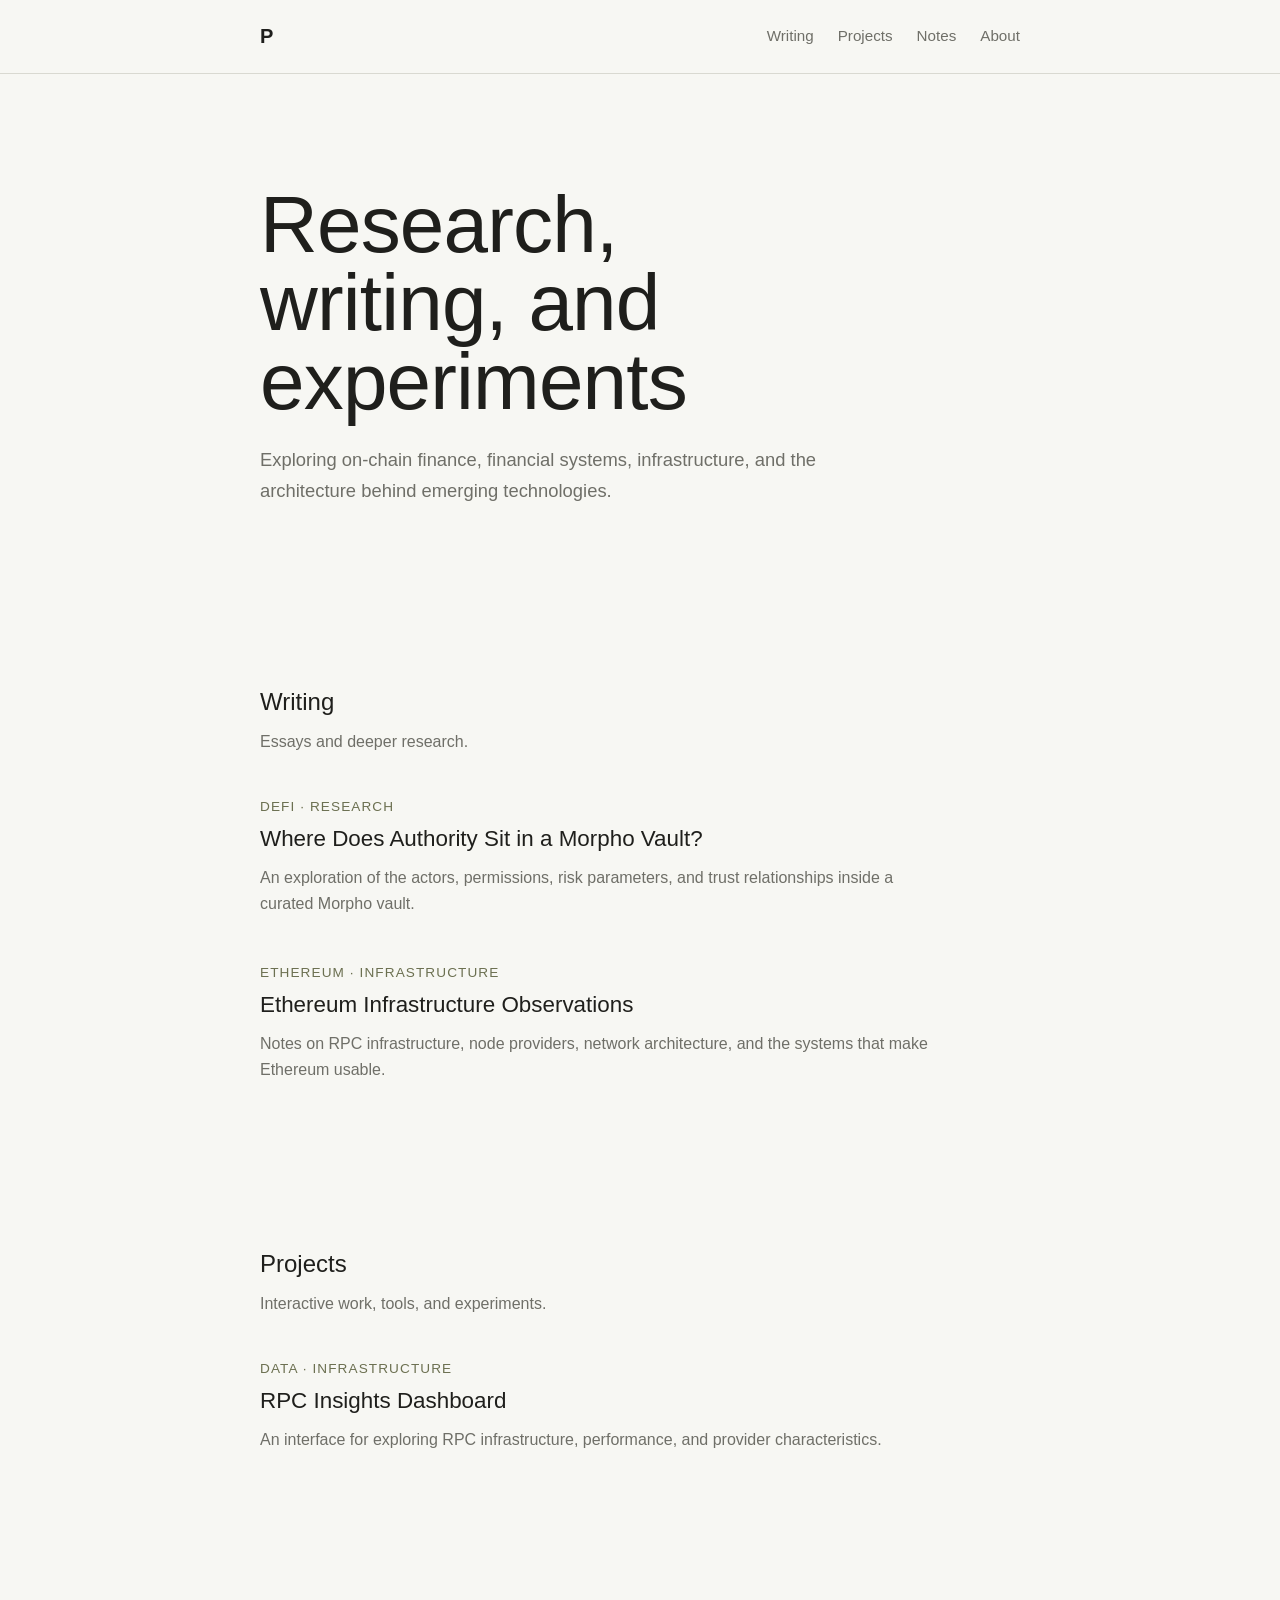
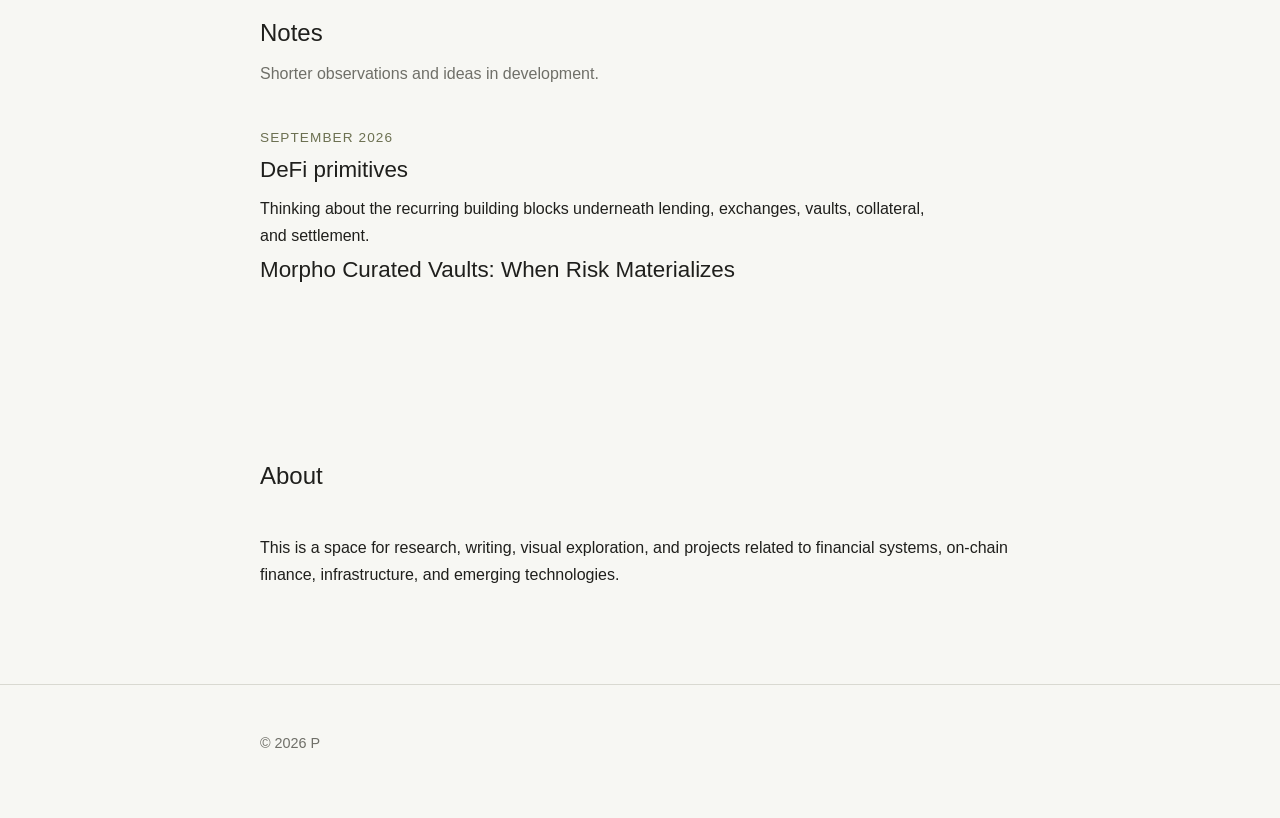
<file: index.html>
<!DOCTYPE html>
<html lang="en">

<head>
  <meta charset="UTF-8">

  <meta
    name="viewport"
    content="width=device-width, initial-scale=1.0"
  >

  <meta
    name="description"
    content="Research, writing, and projects on on-chain finance, infrastructure, and financial systems."
  >

  <title>P — Research, Writing & Projects</title>

  <link rel="stylesheet" href="styles.css">
</head>

<body>

  <header class="site-header">
    <div class="container">

      <a href="index.html" class="site-title">
        P
      </a>

      <nav aria-label="Main navigation">
        <ul class="nav-list">
          <li>
            <a href="#writing">Writing</a>
          </li>

          <li>
            <a href="#projects">Projects</a>
          </li>

          <li>
            <a href="#notes">Notes</a>
          </li>

          <li>
            <a href="#about">About</a>
          </li>
        </ul>
      </nav>

    </div>
  </header>


  <main>

    <section class="hero">
      <div class="container">

        <h1>
          Research, writing, and experiments
        </h1>

        <p>
          Exploring on-chain finance, financial systems,
          infrastructure, and the architecture behind emerging
          technologies.
        </p>

      </div>
    </section>


    <section id="writing" class="section">
      <div class="container">

        <header class="section-header">
          <h2>Writing</h2>

          <p>
            Essays and deeper research.
          </p>
        </header>


        <div class="content-list">

          <article class="content-item">

            <p class="content-meta">
              DeFi · Research
            </p>

            <h3>
              <a href="writing/morpho-vault-authority/index.html">
                Where Does Authority Sit in a Morpho Vault?
              </a>
            </h3>

            <p>
              An exploration of the actors, permissions,
              risk parameters, and trust relationships inside
              a curated Morpho vault.
            </p>

          </article>


          <article class="content-item">

            <p class="content-meta">
              Ethereum · Infrastructure
            </p>

            <h3>
              <a href="#">
                Ethereum Infrastructure Observations
              </a>
            </h3>

            <p>
              Notes on RPC infrastructure, node providers,
              network architecture, and the systems that make
              Ethereum usable.
            </p>

          </article>

        </div>

      </div>
    </section>


    <section id="projects" class="section">
      <div class="container">

        <header class="section-header">
          <h2>Projects</h2>

          <p>
            Interactive work, tools, and experiments.
          </p>
        </header>


        <div class="content-list">

          <article class="content-item">

            <p class="content-meta">
              Data · Infrastructure
            </p>

            <h3>
              <a href="#">
                RPC Insights Dashboard
              </a>
            </h3>

            <p>
              An interface for exploring RPC infrastructure,
              performance, and provider characteristics.
            </p>

          </article>

        </div>

      </div>
    </section>


    <section id="notes" class="section">
      <div class="container">

        <header class="section-header">
          <h2>Notes</h2>

          <p>
            Shorter observations and ideas in development.
          </p>
        </header>


        <div class="content-list">

          <article class="content-item">

            <p class="content-meta">
              September 2026
            </p>

            <h3>
              <a href="#">
                DeFi primitives
              </a>
            </h3>

            <p>
              Thinking about the recurring building blocks
              underneath lending, exchanges, vaults,
              collateral, and settlement.
            </p>

            <h3>
              <a href="notes/risk-materializes.html">
              Morpho Curated Vaults: When Risk Materializes
              </a>
            </h3>

          </article>

        </div>

      </div>
    </section>


    <section id="about" class="section">
      <div class="container">

        <header class="section-header">
          <h2>About</h2>
        </header>

        <p>
          This is a space for research, writing, visual
          exploration, and projects related to financial
          systems, on-chain finance, infrastructure,
          and emerging technologies.
        </p>

      </div>
    </section>

  </main>


  <footer class="site-footer">
    <div class="container">

      <p>
        © 2026 P
      </p>

    </div>
  </footer>

</body>

</html>
</file>
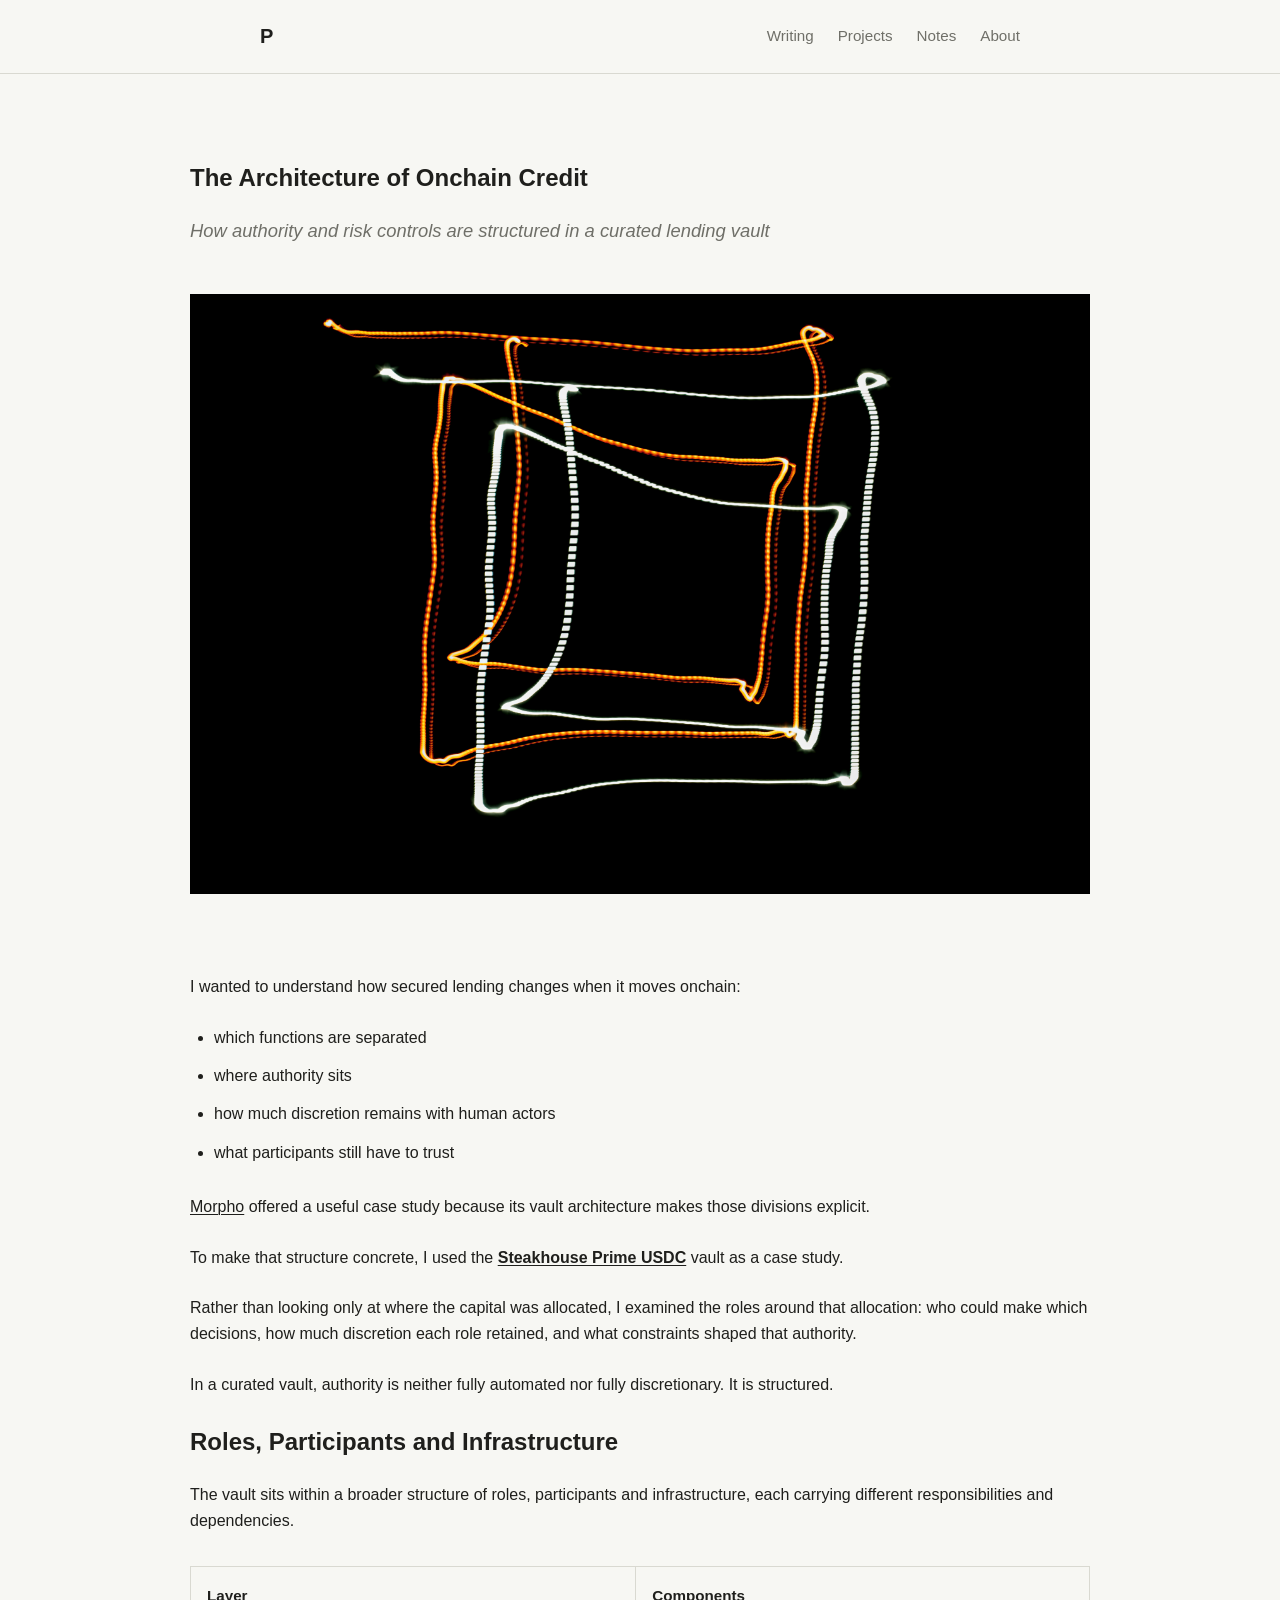
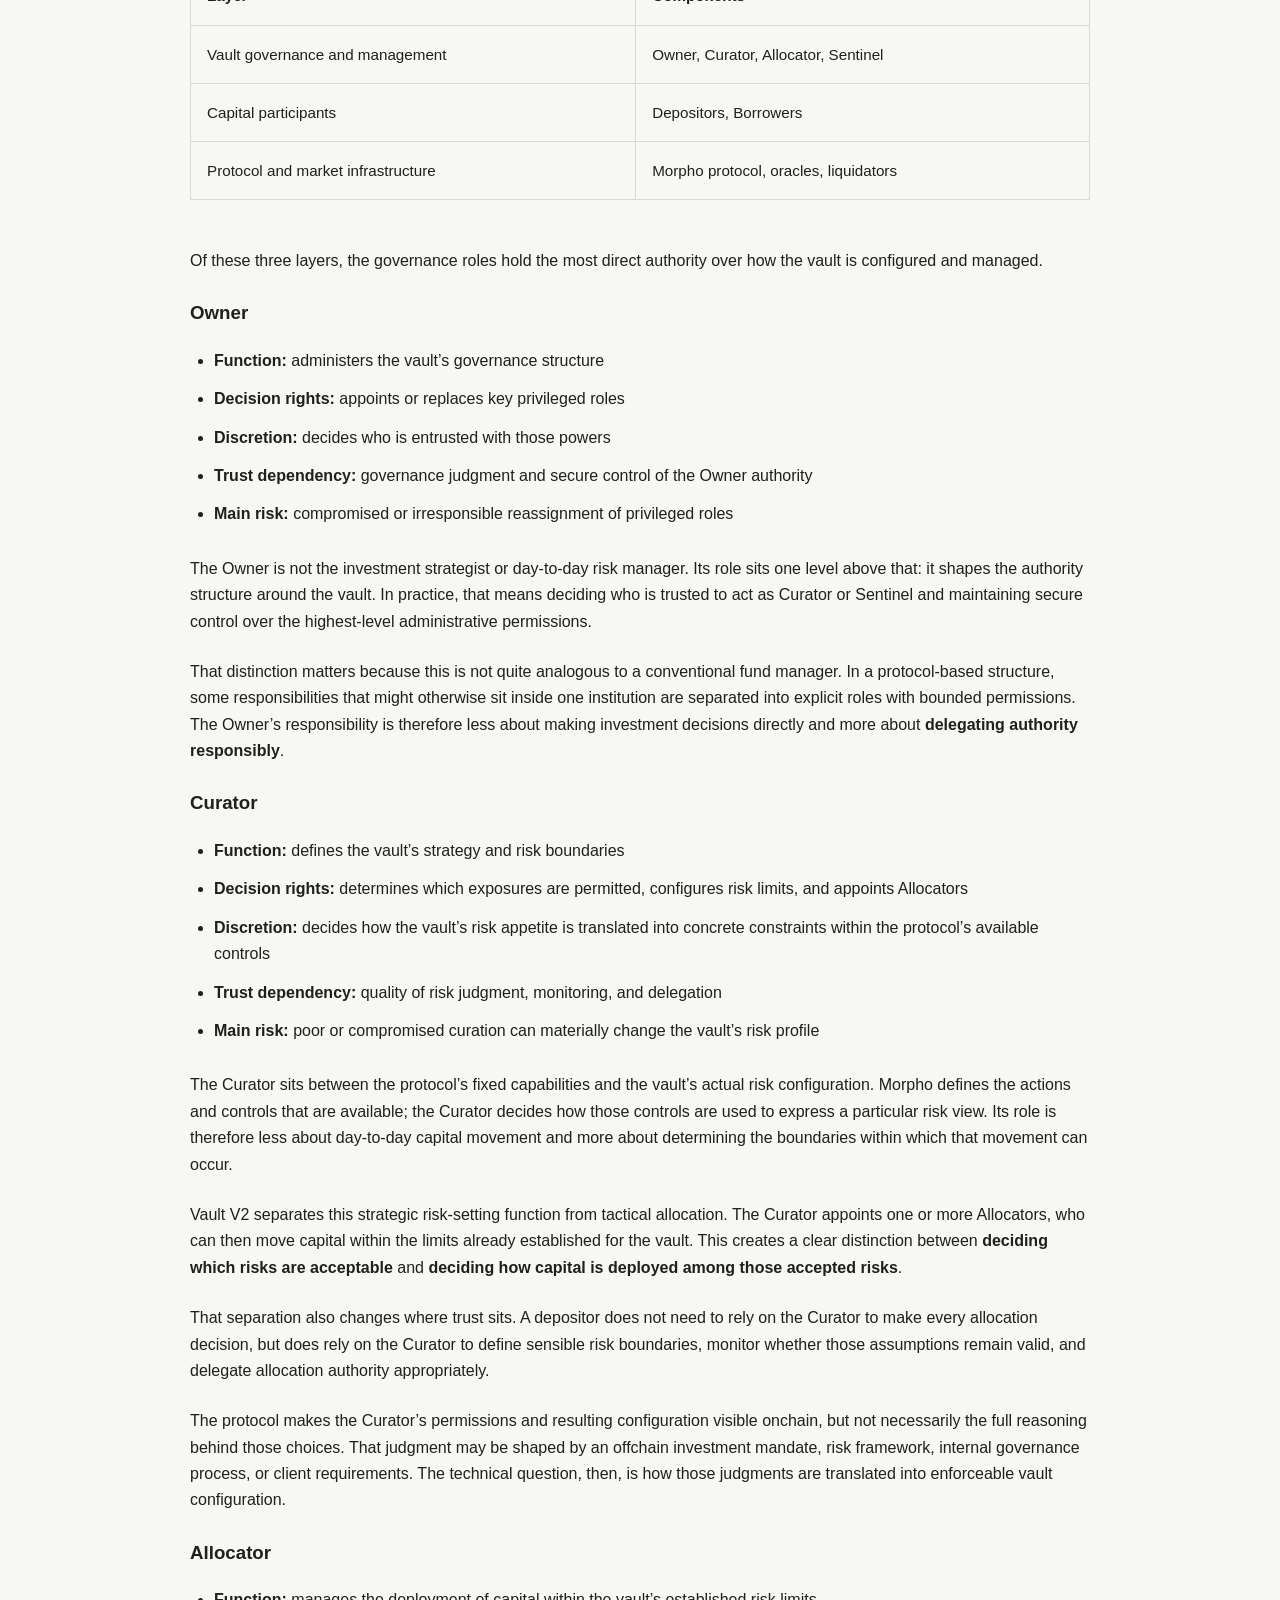
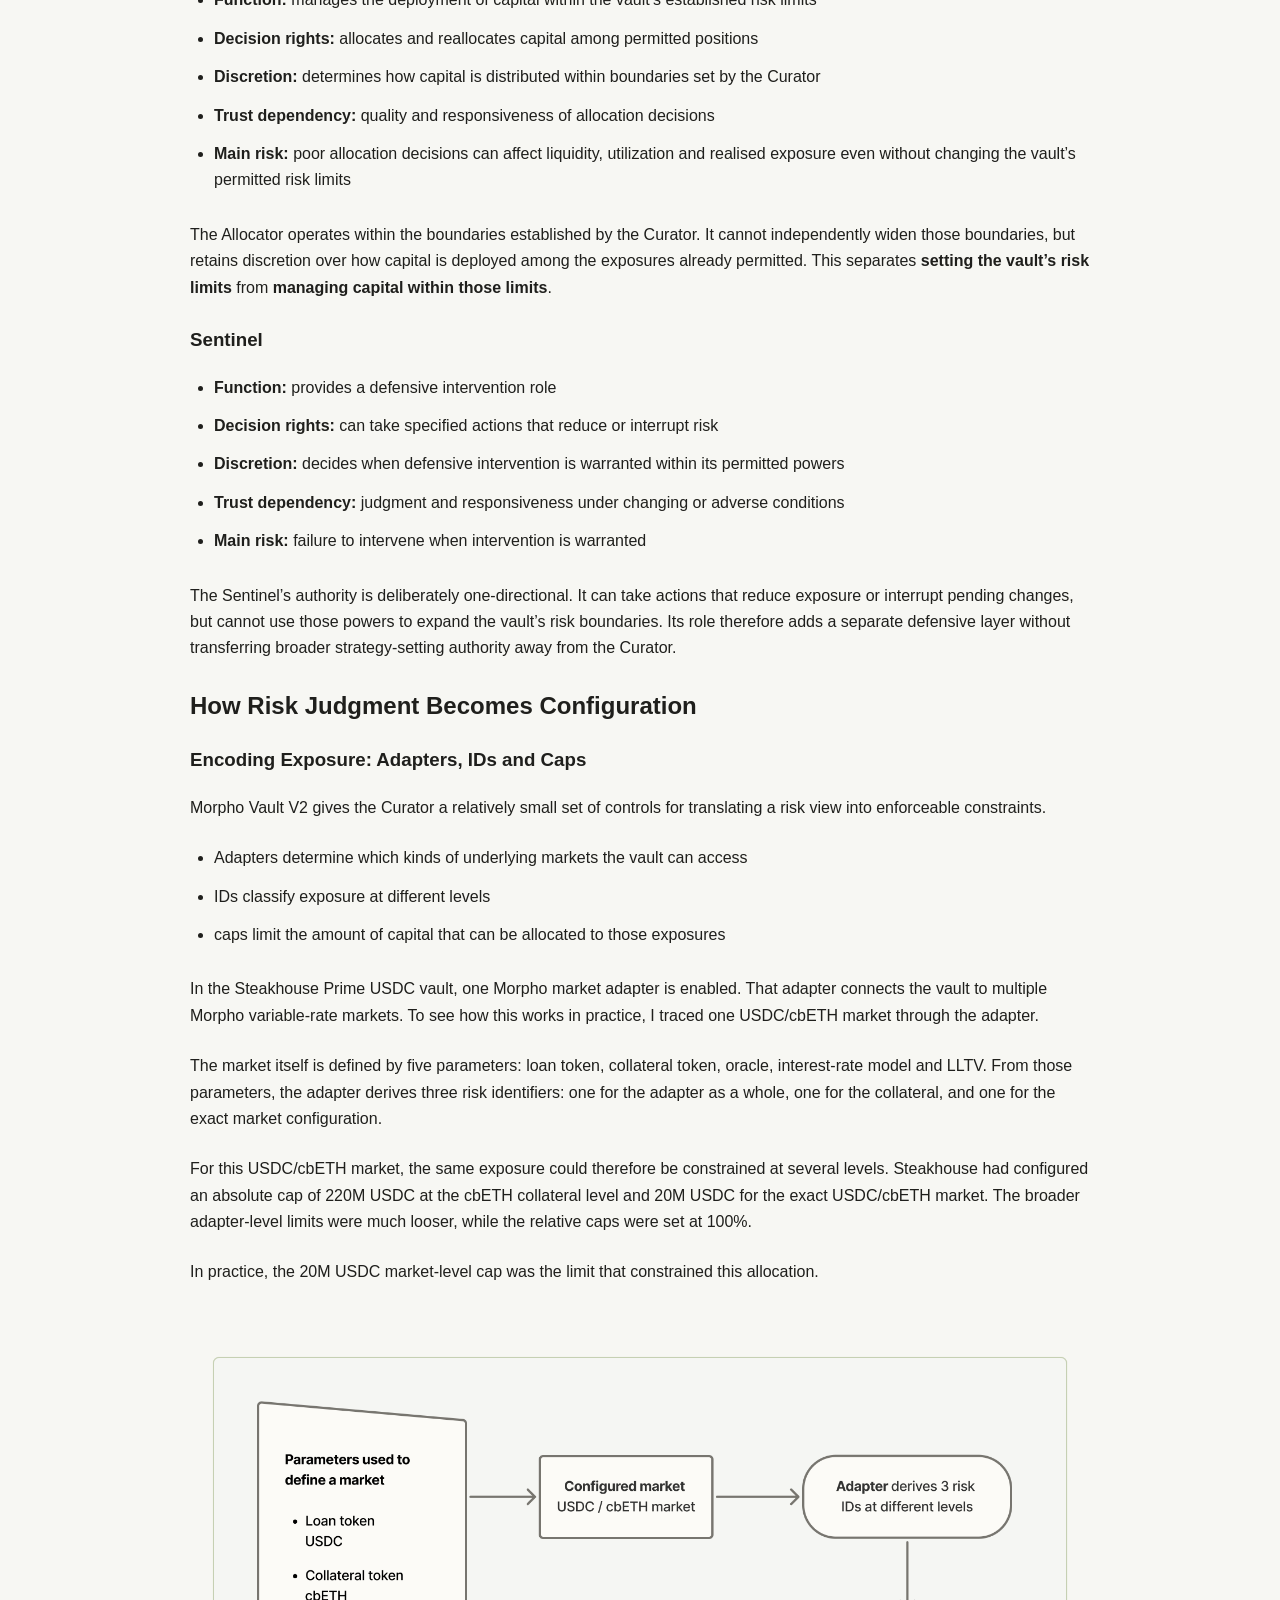
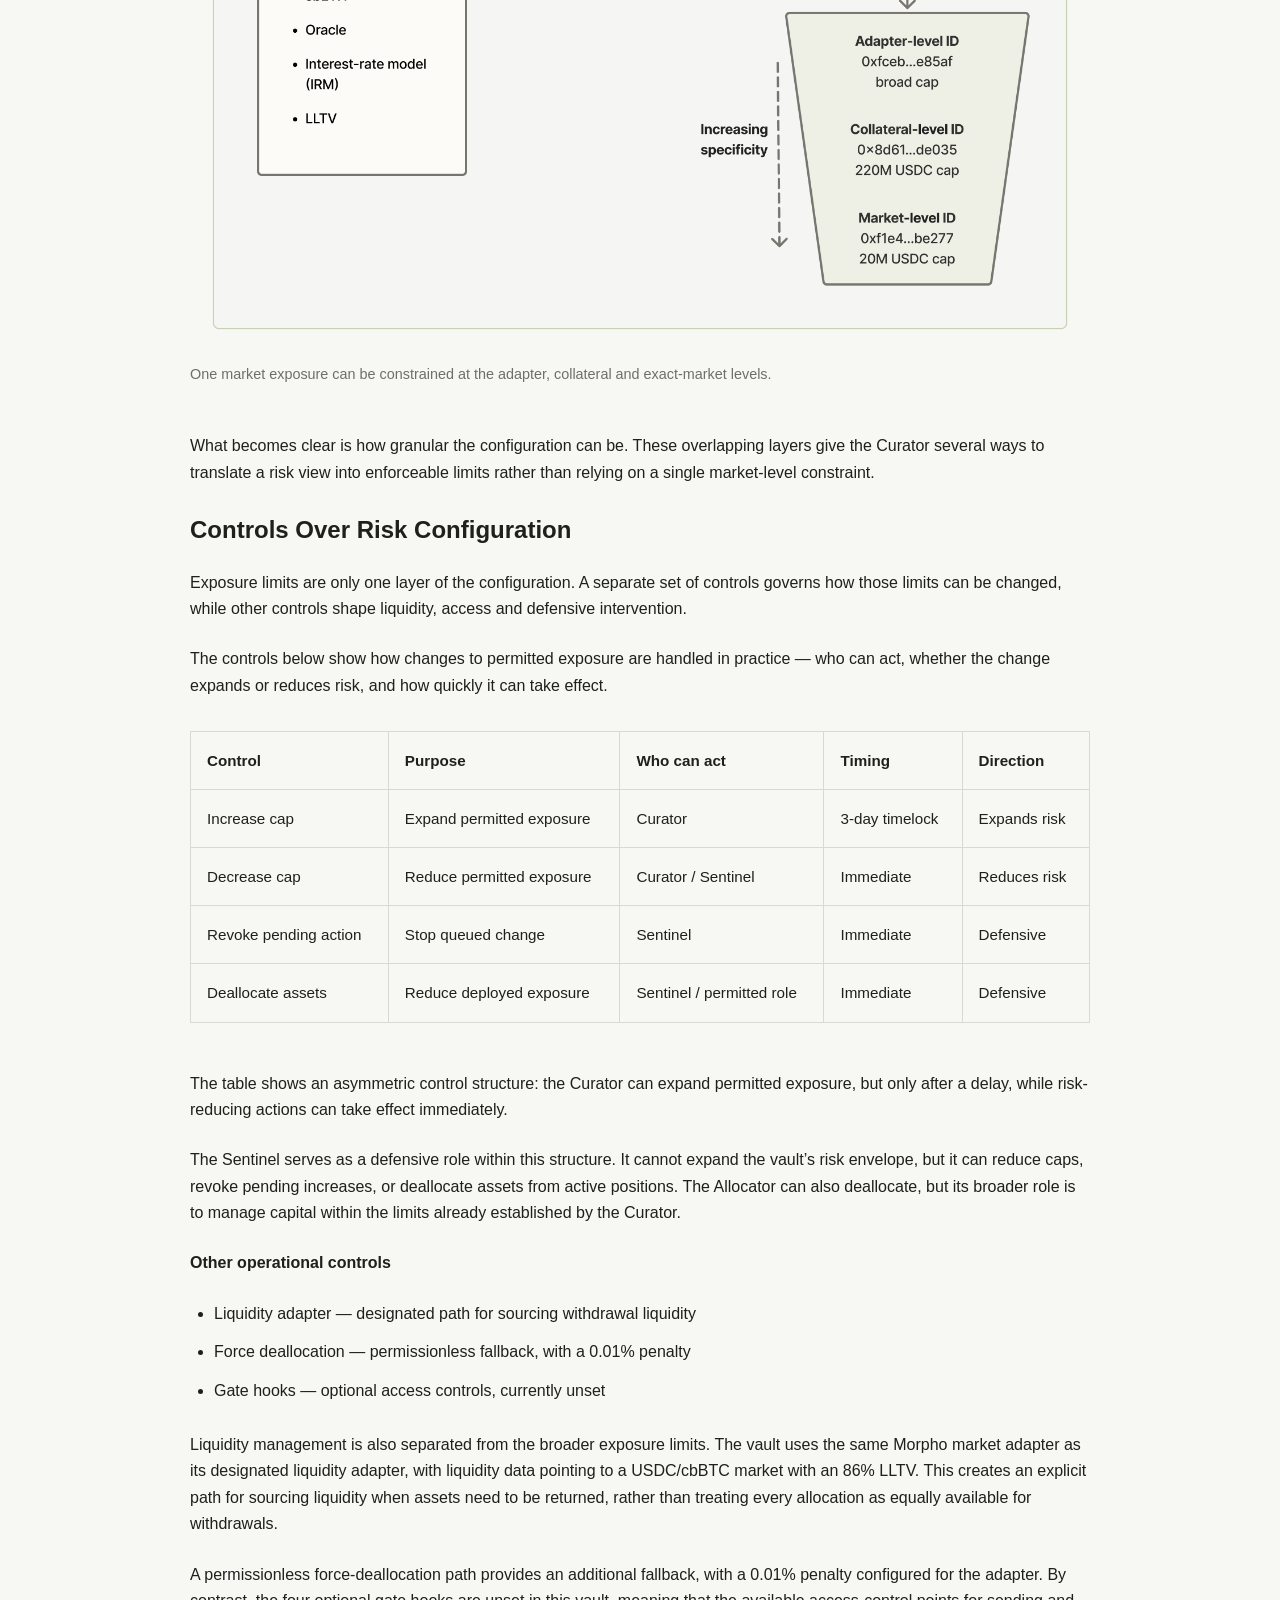
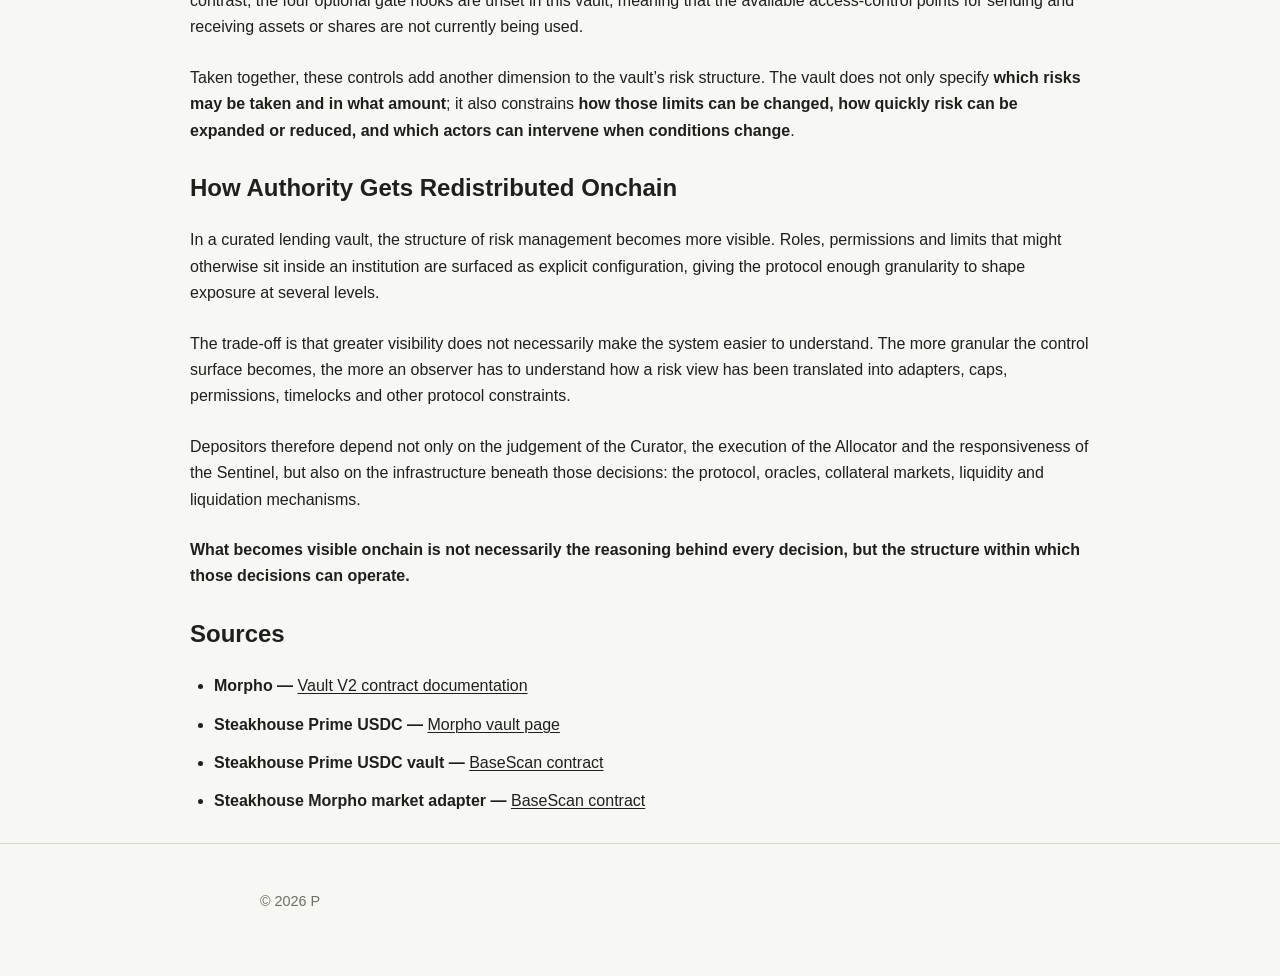
<file: writing/morpho-vault-authority/index.html>
<!DOCTYPE html>
<html lang="en">

<head>
  <meta charset="UTF-8">
  <meta name="viewport" content="width=device-width, initial-scale=1.0">

  <meta
    name="description"
    content="How authority and risk controls are structured in a curated lending vault."
  >

  <title>The Architecture of Onchain Credit</title>

  <link rel="stylesheet" href="../../styles.css">
</head>

<body>

  <header class="site-header">
    <div class="container">
      <a href="../../index.html" class="site-title">P</a>

      <nav aria-label="Main navigation">
        <ul class="nav-list">
          <li><a href="../../index.html#writing">Writing</a></li>
          <li><a href="../../index.html#projects">Projects</a></li>
          <li><a href="../../index.html#notes">Notes</a></li>
          <li><a href="../../index.html#about">About</a></li>
        </ul>
      </nav>
    </div>
  </header>


  <main>
    <article class="article">

      <header class="article-header container">
        <h1>The Architecture of Onchain Credit</h1>

        <p class="article-subtitle">
          <em>How authority and risk controls are structured in a curated lending vault</em>
        </p>

        <figure class="article-hero">
          <img
            src="images/hero.jpg"
            alt="Abstract orange and white light trails on a dark background"
          >

          <!--
          Add the photographer credit when you have the final link.

          Example:

          <figcaption>
            Photo by
            <a href="PHOTOGRAPHER-LINK" target="_blank" rel="noopener noreferrer">
              Photographer name
            </a>
            on
            <a href="IMAGE-SOURCE-LINK" target="_blank" rel="noopener noreferrer">
              Unsplash
            </a>
          </figcaption>
          -->
        </figure>
      </header>


      <div class="article-body container">

        <p>
          I wanted to understand how secured lending changes when it moves onchain:
        </p>

        <ul>
          <li>which functions are separated</li>
          <li>where authority sits</li>
          <li>how much discretion remains with human actors</li>
          <li>what participants still have to trust</li>
        </ul>

        <p>
          <a
            href="https://app.morpho.org/vaults"
            target="_blank"
            rel="noopener noreferrer"
          >Morpho</a>
          offered a useful case study because its vault architecture makes those divisions explicit.
        </p>

        <p>
          To make that structure concrete, I used the
          <strong>
            <a
              href="https://app.morpho.org/base/vault/0xbeef0e0834849aCC03f0089F01f4F1Eeb06873C9/steakhouse-prime-usdc#overview"
              target="_blank"
              rel="noopener noreferrer"
            >Steakhouse Prime USDC</a>
          </strong>
          vault as a case study.
        </p>

        <p>
          Rather than looking only at where the capital was allocated, I examined the roles around that allocation: who could make which decisions, how much discretion each role retained, and what constraints shaped that authority.
        </p>

        <p>
          In a curated vault, authority is neither fully automated nor fully discretionary. It is structured.
        </p>


        <section>
          <h2>Roles, Participants and Infrastructure</h2>

          <p>
            The vault sits within a broader structure of roles, participants and infrastructure, each carrying different responsibilities and dependencies.
          </p>

          <div class="table-wrapper">
            <table>
              <thead>
                <tr>
                  <th scope="col">Layer</th>
                  <th scope="col">Components</th>
                </tr>
              </thead>

              <tbody>
                <tr>
                  <td>Vault governance and management</td>
                  <td>Owner, Curator, Allocator, Sentinel</td>
                </tr>
                <tr>
                  <td>Capital participants</td>
                  <td>Depositors, Borrowers</td>
                </tr>
                <tr>
                  <td>Protocol and market infrastructure</td>
                  <td>Morpho protocol, oracles, liquidators</td>
                </tr>
              </tbody>
            </table>
          </div>

          <p>
            Of these three layers, the governance roles hold the most direct authority over how the vault is configured and managed.
          </p>


          <h3>Owner</h3>

          <ul>
            <li><strong>Function:</strong> administers the vault’s governance structure</li>
            <li><strong>Decision rights:</strong> appoints or replaces key privileged roles</li>
            <li><strong>Discretion:</strong> decides who is entrusted with those powers</li>
            <li><strong>Trust dependency:</strong> governance judgment and secure control of the Owner authority</li>
            <li><strong>Main risk:</strong> compromised or irresponsible reassignment of privileged roles</li>
          </ul>

          <p>
            The Owner is not the investment strategist or day-to-day risk manager. Its role sits one level above that: it shapes the authority structure around the vault. In practice, that means deciding who is trusted to act as Curator or Sentinel and maintaining secure control over the highest-level administrative permissions.
          </p>

          <p>
            That distinction matters because this is not quite analogous to a conventional fund manager. In a protocol-based structure, some responsibilities that might otherwise sit inside one institution are separated into explicit roles with bounded permissions. The Owner’s responsibility is therefore less about making investment decisions directly and more about <strong>delegating authority responsibly</strong>.
          </p>


          <h3>Curator</h3>

          <ul>
            <li><strong>Function:</strong> defines the vault’s strategy and risk boundaries</li>
            <li><strong>Decision rights:</strong> determines which exposures are permitted, configures risk limits, and appoints Allocators</li>
            <li><strong>Discretion:</strong> decides how the vault’s risk appetite is translated into concrete constraints within the protocol’s available controls</li>
            <li><strong>Trust dependency:</strong> quality of risk judgment, monitoring, and delegation</li>
            <li><strong>Main risk:</strong> poor or compromised curation can materially change the vault’s risk profile</li>
          </ul>

          <p>
            The Curator sits between the protocol’s fixed capabilities and the vault’s actual risk configuration. Morpho defines the actions and controls that are available; the Curator decides how those controls are used to express a particular risk view. Its role is therefore less about day-to-day capital movement and more about determining the boundaries within which that movement can occur.
          </p>

          <p>
            Vault V2 separates this strategic risk-setting function from tactical allocation. The Curator appoints one or more Allocators, who can then move capital within the limits already established for the vault. This creates a clear distinction between <strong>deciding which risks are acceptable</strong> and <strong>deciding how capital is deployed among those accepted risks</strong>.
          </p>

          <p>
            That separation also changes where trust sits. A depositor does not need to rely on the Curator to make every allocation decision, but does rely on the Curator to define sensible risk boundaries, monitor whether those assumptions remain valid, and delegate allocation authority appropriately.
          </p>

          <p>
            The protocol makes the Curator’s permissions and resulting configuration visible onchain, but not necessarily the full reasoning behind those choices. That judgment may be shaped by an offchain investment mandate, risk framework, internal governance process, or client requirements. The technical question, then, is how those judgments are translated into enforceable vault configuration.
          </p>


          <h3>Allocator</h3>

          <ul>
            <li><strong>Function:</strong> manages the deployment of capital within the vault’s established risk limits</li>
            <li><strong>Decision rights:</strong> allocates and reallocates capital among permitted positions</li>
            <li><strong>Discretion:</strong> determines how capital is distributed within boundaries set by the Curator</li>
            <li><strong>Trust dependency:</strong> quality and responsiveness of allocation decisions</li>
            <li><strong>Main risk:</strong> poor allocation decisions can affect liquidity, utilization and realised exposure even without changing the vault’s permitted risk limits</li>
          </ul>

          <p>
            The Allocator operates within the boundaries established by the Curator. It cannot independently widen those boundaries, but retains discretion over how capital is deployed among the exposures already permitted. This separates <strong>setting the vault’s risk limits</strong> from <strong>managing capital within those limits</strong>.
          </p>


          <h3>Sentinel</h3>

          <ul>
            <li><strong>Function:</strong> provides a defensive intervention role</li>
            <li><strong>Decision rights:</strong> can take specified actions that reduce or interrupt risk</li>
            <li><strong>Discretion:</strong> decides when defensive intervention is warranted within its permitted powers</li>
            <li><strong>Trust dependency:</strong> judgment and responsiveness under changing or adverse conditions</li>
            <li><strong>Main risk:</strong> failure to intervene when intervention is warranted</li>
          </ul>

          <p>
            The Sentinel’s authority is deliberately one-directional. It can take actions that reduce exposure or interrupt pending changes, but cannot use those powers to expand the vault’s risk boundaries. Its role therefore adds a separate defensive layer without transferring broader strategy-setting authority away from the Curator.
          </p>
        </section>


        <section>
          <h2>How Risk Judgment Becomes Configuration</h2>

          <h3>Encoding Exposure: Adapters, IDs and Caps</h3>

          <p>
            Morpho Vault V2 gives the Curator a relatively small set of controls for translating a risk view into enforceable constraints.
          </p>

          <ul>
            <li>Adapters determine which kinds of underlying markets the vault can access</li>
            <li>IDs classify exposure at different levels</li>
            <li>caps limit the amount of capital that can be allocated to those exposures</li>
          </ul>

          <p>
            In the Steakhouse Prime USDC vault, one Morpho market adapter is enabled. That adapter connects the vault to multiple Morpho variable-rate markets. To see how this works in practice, I traced one USDC/cbETH market through the adapter.
          </p>

          <p>
            The market itself is defined by five parameters: loan token, collateral token, oracle, interest-rate model and LLTV. From those parameters, the adapter derives three risk identifiers: one for the adapter as a whole, one for the collateral, and one for the exact market configuration.
          </p>

          <p>
            For this USDC/cbETH market, the same exposure could therefore be constrained at several levels. Steakhouse had configured an absolute cap of 220M USDC at the cbETH collateral level and 20M USDC for the exact USDC/cbETH market. The broader adapter-level limits were much looser, while the relative caps were set at 100%.
          </p>

          <p>
            In practice, the 20M USDC market-level cap was the limit that constrained this allocation.
          </p>

          <figure class="article-figure">
            <img
              src="images/risk-config-diagram.png"
              alt="Diagram showing how one Morpho market exposure is constrained at adapter, collateral, and exact-market levels"
            >

            <figcaption>
              One market exposure can be constrained at the adapter, collateral and exact-market levels.
            </figcaption>
          </figure>

          <p>
            What becomes clear is how granular the configuration can be. These overlapping layers give the Curator several ways to translate a risk view into enforceable limits rather than relying on a single market-level constraint.
          </p>
        </section>


        <section>
          <h2>Controls Over Risk Configuration</h2>

          <p>
            Exposure limits are only one layer of the configuration. A separate set of controls governs how those limits can be changed, while other controls shape liquidity, access and defensive intervention.
          </p>

          <p>
            The controls below show how changes to permitted exposure are handled in practice — who can act, whether the change expands or reduces risk, and how quickly it can take effect.
          </p>

          <div class="table-wrapper">
            <table>
              <thead>
                <tr>
                  <th scope="col">Control</th>
                  <th scope="col">Purpose</th>
                  <th scope="col">Who can act</th>
                  <th scope="col">Timing</th>
                  <th scope="col">Direction</th>
                </tr>
              </thead>

              <tbody>
                <tr>
                  <td>Increase cap</td>
                  <td>Expand permitted exposure</td>
                  <td>Curator</td>
                  <td>3-day timelock</td>
                  <td>Expands risk</td>
                </tr>
                <tr>
                  <td>Decrease cap</td>
                  <td>Reduce permitted exposure</td>
                  <td>Curator / Sentinel</td>
                  <td>Immediate</td>
                  <td>Reduces risk</td>
                </tr>
                <tr>
                  <td>Revoke pending action</td>
                  <td>Stop queued change</td>
                  <td>Sentinel</td>
                  <td>Immediate</td>
                  <td>Defensive</td>
                </tr>
                <tr>
                  <td>Deallocate assets</td>
                  <td>Reduce deployed exposure</td>
                  <td>Sentinel / permitted role</td>
                  <td>Immediate</td>
                  <td>Defensive</td>
                </tr>
              </tbody>
            </table>
          </div>

          <p>
            The table shows an asymmetric control structure: the Curator can expand permitted exposure, but only after a delay, while risk-reducing actions can take effect immediately.
          </p>

          <p>
            The Sentinel serves as a defensive role within this structure. It cannot expand the vault’s risk envelope, but it can reduce caps, revoke pending increases, or deallocate assets from active positions. The Allocator can also deallocate, but its broader role is to manage capital within the limits already established by the Curator.
          </p>

          <p><strong>Other operational controls</strong></p>

          <ul>
            <li>Liquidity adapter — designated path for sourcing withdrawal liquidity</li>
            <li>Force deallocation — permissionless fallback, with a 0.01% penalty</li>
            <li>Gate hooks — optional access controls, currently unset</li>
          </ul>

          <p>
            Liquidity management is also separated from the broader exposure limits. The vault uses the same Morpho market adapter as its designated liquidity adapter, with liquidity data pointing to a USDC/cbBTC market with an 86% LLTV. This creates an explicit path for sourcing liquidity when assets need to be returned, rather than treating every allocation as equally available for withdrawals.
          </p>

          <p>
            A permissionless force-deallocation path provides an additional fallback, with a 0.01% penalty configured for the adapter. By contrast, the four optional gate hooks are unset in this vault, meaning that the available access-control points for sending and receiving assets or shares are not currently being used.
          </p>

          <p>
            Taken together, these controls add another dimension to the vault’s risk structure. The vault does not only specify <strong>which risks may be taken and in what amount</strong>; it also constrains <strong>how those limits can be changed, how quickly risk can be expanded or reduced, and which actors can intervene when conditions change</strong>.
          </p>
        </section>


        <section>
          <h2>How Authority Gets Redistributed Onchain</h2>

          <p>
            In a curated lending vault, the structure of risk management becomes more visible. Roles, permissions and limits that might otherwise sit inside an institution are surfaced as explicit configuration, giving the protocol enough granularity to shape exposure at several levels.
          </p>

          <p>
            The trade-off is that greater visibility does not necessarily make the system easier to understand. The more granular the control surface becomes, the more an observer has to understand how a risk view has been translated into adapters, caps, permissions, timelocks and other protocol constraints.
          </p>

          <p>
            Depositors therefore depend not only on the judgement of the Curator, the execution of the Allocator and the responsiveness of the Sentinel, but also on the infrastructure beneath those decisions: the protocol, oracles, collateral markets, liquidity and liquidation mechanisms.
          </p>

          <p>
            <strong>What becomes visible onchain is not necessarily the reasoning behind every decision, but the structure within which those decisions can operate.</strong>
          </p>
        </section>


        <section class="sources">
          <h2>Sources</h2>

          <ul>
            <li>
              <strong>Morpho — </strong>
              <a
                href="https://docs.morpho.org/developers/contracts/morpho-vaults-v2/"
                target="_blank"
                rel="noopener noreferrer"
              >Vault V2 contract documentation</a>
            </li>

            <li>
              <strong>Steakhouse Prime USDC — </strong>
              <a
                href="https://app.morpho.org/base/vault/0xbeef0e0834849aCC03f0089F01f4F1Eeb06873C9/steakhouse-prime-usdc#overview"
                target="_blank"
                rel="noopener noreferrer"
              >Morpho vault page</a>
            </li>

            <li>
              <strong>Steakhouse Prime USDC vault — </strong>
              <a
                href="https://basescan.org/address/0xbeef0e0834849aCC03f0089F01f4F1Eeb06873C9#readContract"
                target="_blank"
                rel="noopener noreferrer"
              >BaseScan contract</a>
            </li>

            <li>
              <strong>Steakhouse Morpho market adapter — </strong>
              <a
                href="https://basescan.org/address/0xfDd31Cdf6712c47A4e67037D9F2E35587f5404C0#readContract"
                target="_blank"
                rel="noopener noreferrer"
              >BaseScan contract</a>
            </li>
          </ul>
        </section>

      </div>
    </article>
  </main>


  <footer class="site-footer">
    <div class="container">
      <p>© 2026 P</p>
    </div>
  </footer>

</body>
</html>
</file>
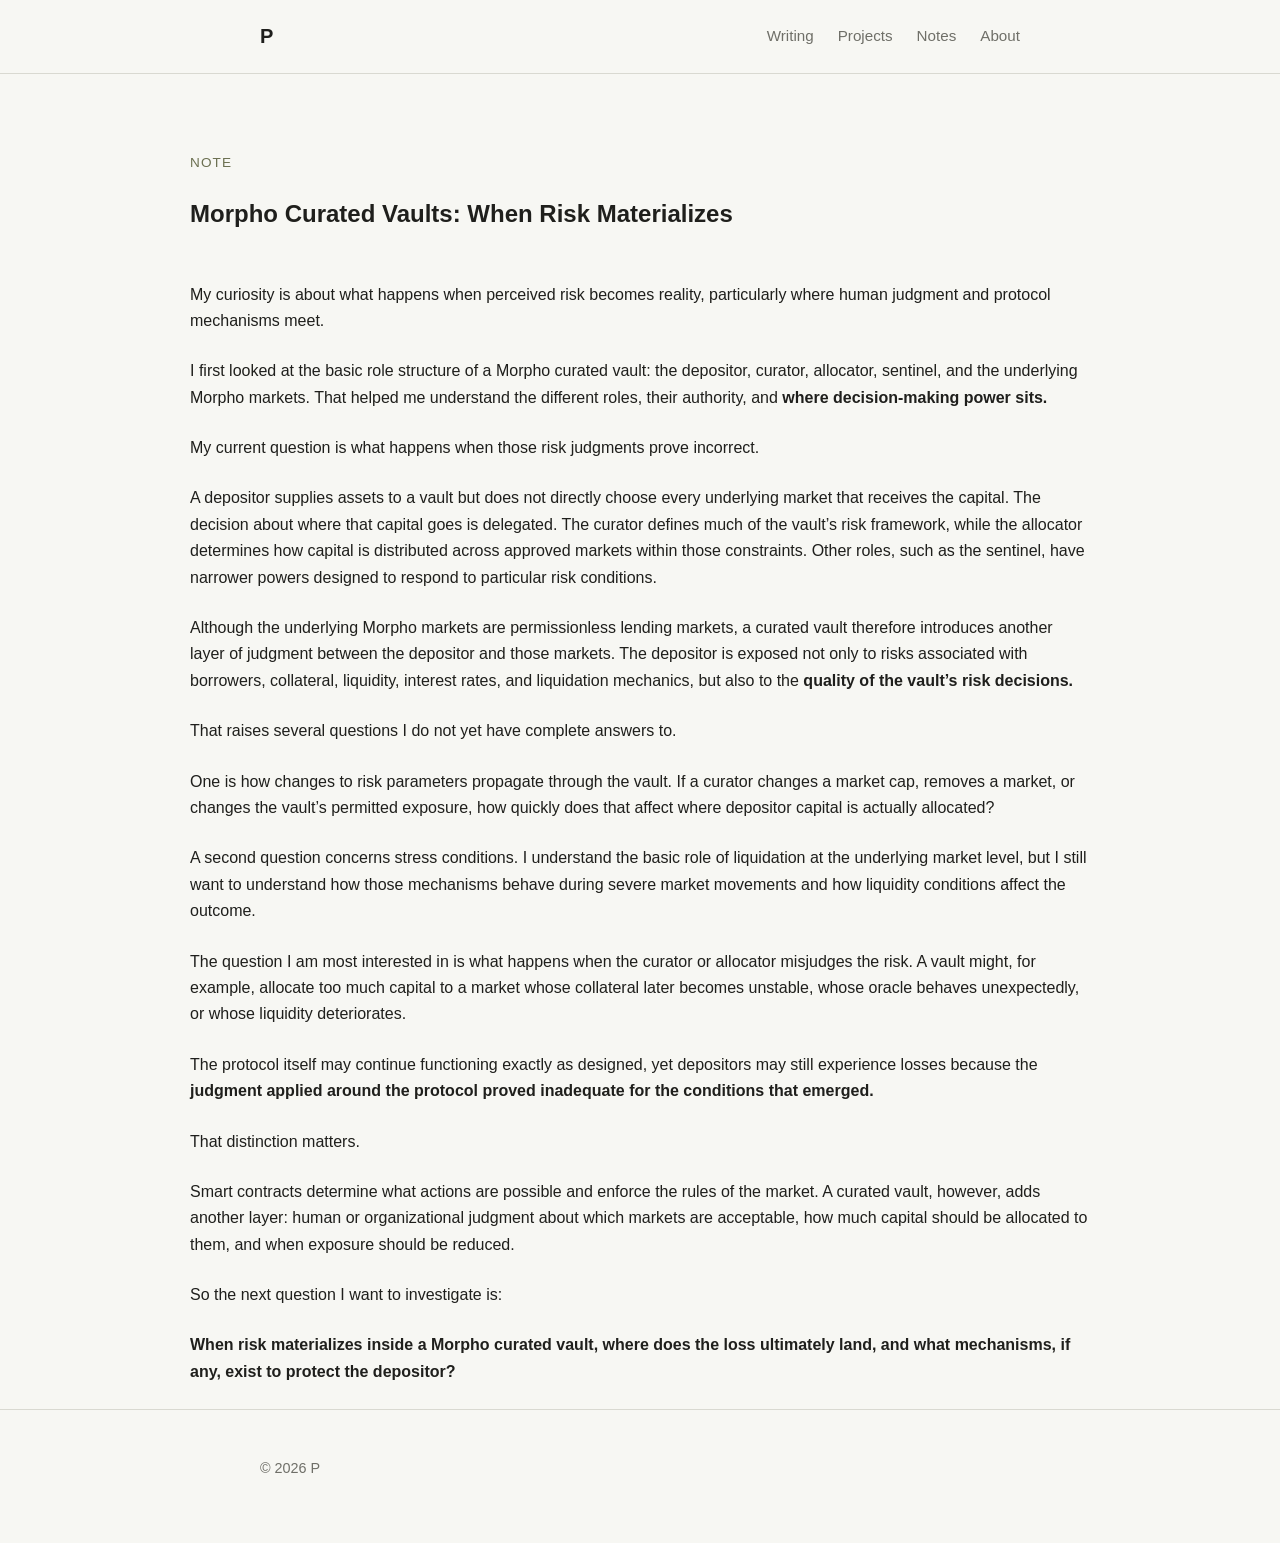
<file: notes/risk-materializes.html>
<!DOCTYPE html>
<html lang="en">

<head>
  <meta charset="UTF-8">
  <meta name="viewport" content="width=device-width, initial-scale=1.0">

  <meta
    name="description"
    content="Notes on what happens when risk judgments in Morpho curated vaults prove incorrect."
  >

  <title>Morpho Curated Vaults: When Risk Materializes</title>

  <link rel="stylesheet" href="../styles.css">
</head>

<body>

  <header class="site-header">
    <div class="container">

      <a href="../index.html" class="site-title">
        P
      </a>

      <nav aria-label="Main navigation">
        <ul class="nav-list">
          <li>
            <a href="../index.html#writing">Writing</a>
          </li>

          <li>
            <a href="../index.html#projects">Projects</a>
          </li>

          <li>
            <a href="../index.html#notes">Notes</a>
          </li>

          <li>
            <a href="../index.html#about">About</a>
          </li>
        </ul>
      </nav>

    </div>
  </header>


  <main>

    <article class="article">

      <header class="article-header container">

        <p class="content-meta">
          Note
        </p>

        <h1>
          Morpho Curated Vaults: When Risk Materializes
        </h1>

      </header>


      <div class="article-body container">

        <p>
          My curiosity is about what happens when perceived risk becomes reality,
          particularly where human judgment and protocol mechanisms meet.
        </p>

        <p>
          I first looked at the basic role structure of a Morpho curated vault:
          the depositor, curator, allocator, sentinel, and the underlying Morpho
          markets. That helped me understand the different roles, their authority,
          and <strong>where decision-making power sits.</strong>
        </p>

        <p>
          My current question is what happens when those risk judgments prove incorrect.
        </p>

        <p>
          A depositor supplies assets to a vault but does not directly choose every
          underlying market that receives the capital. The decision about where that
          capital goes is delegated. The curator defines much of the vault’s risk
          framework, while the allocator determines how capital is distributed across
          approved markets within those constraints. Other roles, such as the sentinel,
          have narrower powers designed to respond to particular risk conditions.
        </p>

        <p>
          Although the underlying Morpho markets are permissionless lending markets,
          a curated vault therefore introduces another layer of judgment between the
          depositor and those markets. The depositor is exposed not only to risks
          associated with borrowers, collateral, liquidity, interest rates, and
          liquidation mechanics, but also to the
          <strong>quality of the vault’s risk decisions.</strong>
        </p>

        <p>
          That raises several questions I do not yet have complete answers to.
        </p>

        <p>
          One is how changes to risk parameters propagate through the vault. If a
          curator changes a market cap, removes a market, or changes the vault’s
          permitted exposure, how quickly does that affect where depositor capital
          is actually allocated?
        </p>

        <p>
          A second question concerns stress conditions. I understand the basic role
          of liquidation at the underlying market level, but I still want to understand
          how those mechanisms behave during severe market movements and how liquidity
          conditions affect the outcome.
        </p>

        <p>
          The question I am most interested in is what happens when the curator or
          allocator misjudges the risk. A vault might, for example, allocate too much
          capital to a market whose collateral later becomes unstable, whose oracle
          behaves unexpectedly, or whose liquidity deteriorates.
        </p>

        <p>
          The protocol itself may continue functioning exactly as designed, yet
          depositors may still experience losses because the
          <strong>
            judgment applied around the protocol proved inadequate for the conditions
            that emerged.
          </strong>
        </p>

        <p>
          That distinction matters.
        </p>

        <p>
          Smart contracts determine what actions are possible and enforce the rules
          of the market. A curated vault, however, adds another layer: human or
          organizational judgment about which markets are acceptable, how much
          capital should be allocated to them, and when exposure should be reduced.
        </p>

        <p>
          So the next question I want to investigate is:
        </p>

        <p><strong>
            When risk materializes inside a Morpho curated vault, where does the loss ultimately land, and what mechanisms, if any, exist to protect the depositor?
        </strong></p>

      </div>

    </article>

  </main>


  <footer class="site-footer">
    <div class="container">
      <p>© 2026 P</p>
    </div>
  </footer>

</body>

</html>
</file>
<file: styles.css>
:root {
  --bg: #f7f7f3;
  --text: #1f1f1c;
  --muted: #6f6f68;
  --border: #d9d9d1;
  --accent: hsl(69, 16%, 38%);

  --max-width: 760px;
  --section-space: 5rem;
}

* {
  box-sizing: border-box;
}

html {
  scroll-behavior: smooth;
}

body {
  margin: 0;
  background: var(--bg);
  color: var(--text);
  font-family:
    Inter,
    -apple-system,
    BlinkMacSystemFont,
    "Segoe UI",
    sans-serif;
  line-height: 1.65;
}

a {
  color: inherit;
  text-decoration: none;
}

a:hover {
  color: var(--accent);
}

.container {
  width: min(100% - 2rem, var(--max-width));
  margin: 0 auto;
}

.site-header {
  border-bottom: 1px solid var(--border);
  padding: 1.25rem 0;
}

.site-header .container {
  display: flex;
  justify-content: space-between;
  align-items: center;
  gap: 2rem;
}

.site-title {
  font-size: 1.25rem;
  font-weight: 600;
}

.nav-list {
  display: flex;
  gap: 1.5rem;
  list-style: none;
  padding: 0;
  margin: 0;
}

.nav-list a {
  color: var(--muted);
  font-size: 0.95rem;
}

.nav-list a:hover {
  color: var(--text);
}

.hero {
  padding: 7rem 0 6rem;
}

.hero h1 {
  margin: 0 0 1.5rem;
  max-width: 12ch;
  font-size: clamp(2.75rem, 7vw, 5rem);
  line-height: 0.98;
  letter-spacing: -0.01em;
  font-weight: 500;
}

.hero p {
  max-width: 600px;
  margin: 0;
  color: var(--muted);
  font-size: 1.15rem;
}

.section {
  padding: var(--section-space) 0;

}

.section-header {
  margin-bottom: 2.5rem;
}

.section-header h2 {
  margin: 0 0 0.5rem;
  font-size: 1.5rem;
  font-weight: 500;
}

.section-header p {
  margin: 0;
  color: var(--muted);
}

.content-list {
  display: grid;
  gap: 2.75rem;
}

.content-item {
  max-width: 680px;
}

.content-item h3 {
  margin: 0.35rem 0 0.75rem;
  font-size: 1.4rem;
  line-height: 1.3;
  font-weight: 500;
}

.content-item p {
  margin: 0;
}

.content-item > p:last-child {
  color: var(--muted);
}

.content-meta {
  font-size: 0.85rem;
  color: var(--accent);
  text-transform: uppercase;
  letter-spacing: 0.08em;
}

.site-footer {
  border-top: 1px solid var(--border);
  padding: 2rem 0 3rem;
  color: var(--muted);
  font-size: 0.9rem;
}

@media (max-width: 640px) {
  .site-header .container {
    align-items: flex-start;
    flex-direction: column;
  }

  .nav-list {
    flex-wrap: wrap;
    gap: 0.75rem 1.25rem;
  }

  .hero {
    padding: 5rem 0 4rem;
  }

  .section {
    padding: 3.5rem 0;
  }
}

/* ---------- Article pages ---------- */

.article-header,
.article-body {
  width: min(100% - 2rem, 900px);
  margin-inline: auto;
}

.article-header {
  padding-top: 4rem;
  padding-bottom: 2rem;
}

.article-header h1 {
  margin-bottom: 1rem;
}

.article-subtitle {
  color: var(--muted);
  font-size: 1.15rem;
}

.article-hero,
.article-figure {
  margin: 3rem 0;
}

.article-hero img,
.article-figure img {
  display: block;
  width: 100%;
  max-width: 100%;
  height: auto;
}

figure {
  margin-inline: 0;
}

figcaption {
  margin-top: 0.75rem;
  color: var(--muted);
  font-size: 0.9rem;
  line-height: 1.5;
}


/* ---------- Links inside articles ---------- */

.article-body a,
.article-header figcaption a {
  text-decoration: underline;
  text-underline-offset: 0.15em;
  text-decoration-thickness: 1px;
}

.article-body a:hover,
.article-header figcaption a:hover {
  color: var(--accent);
}


/* ---------- Tables ---------- */

.table-wrapper {
  width: 100%;
  overflow-x: auto;
  margin: 2rem 0 3rem;
}

.article-body table {
  width: 100%;
  border-collapse: collapse;
  font-size: 0.95rem;
}

.article-body th,
.article-body td {
  padding: 1rem;
  text-align: left;
  vertical-align: top;
  border: 1px solid var(--border);
}

.article-body th {
  font-weight: 600;
}

.article-body tbody tr:last-child td {
  border-bottom: 1px solid var(--border);
}

.article-body p {
  margin: 0 0 1.5rem;
}

.article-body ul,
.article-body ol {
  margin: 1rem 0 1.75rem;
  padding-left: 1.5rem;
}

.article-body li {
  margin-bottom: 0.75rem;
}
</file>
